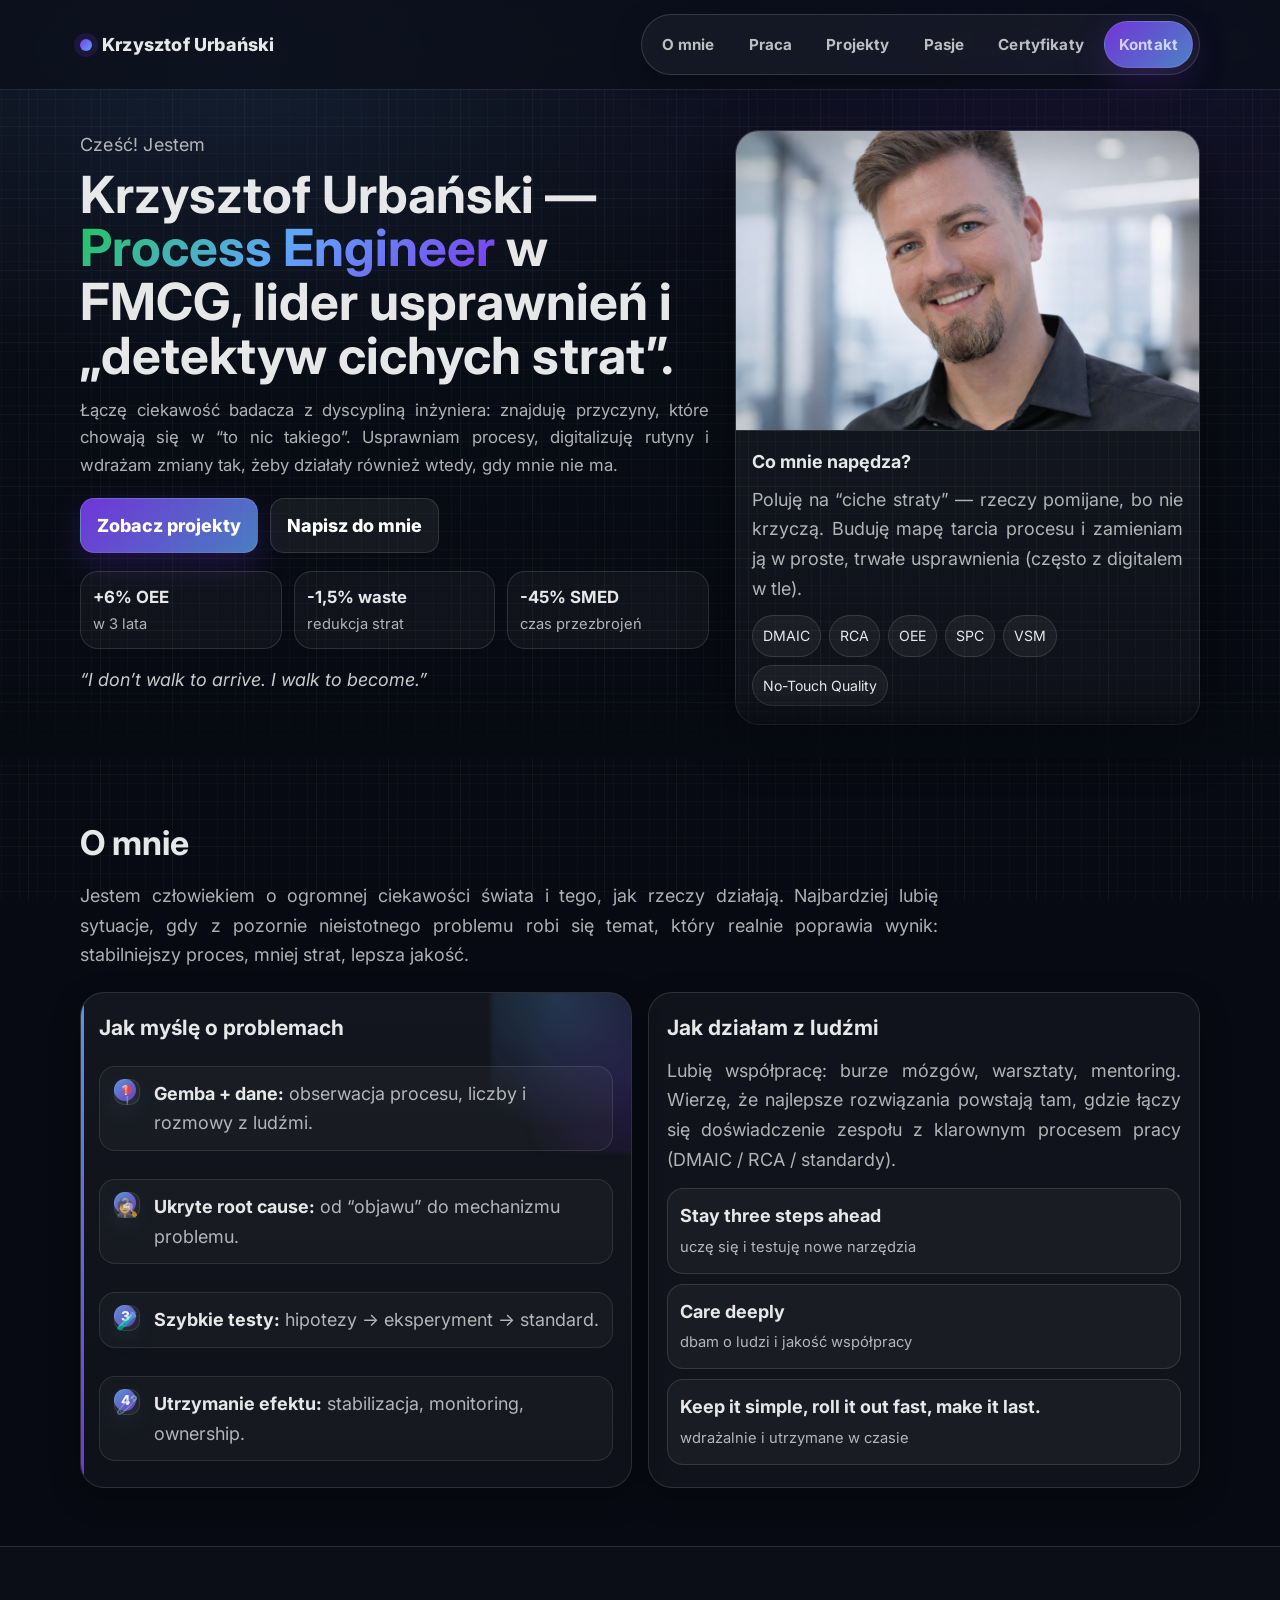
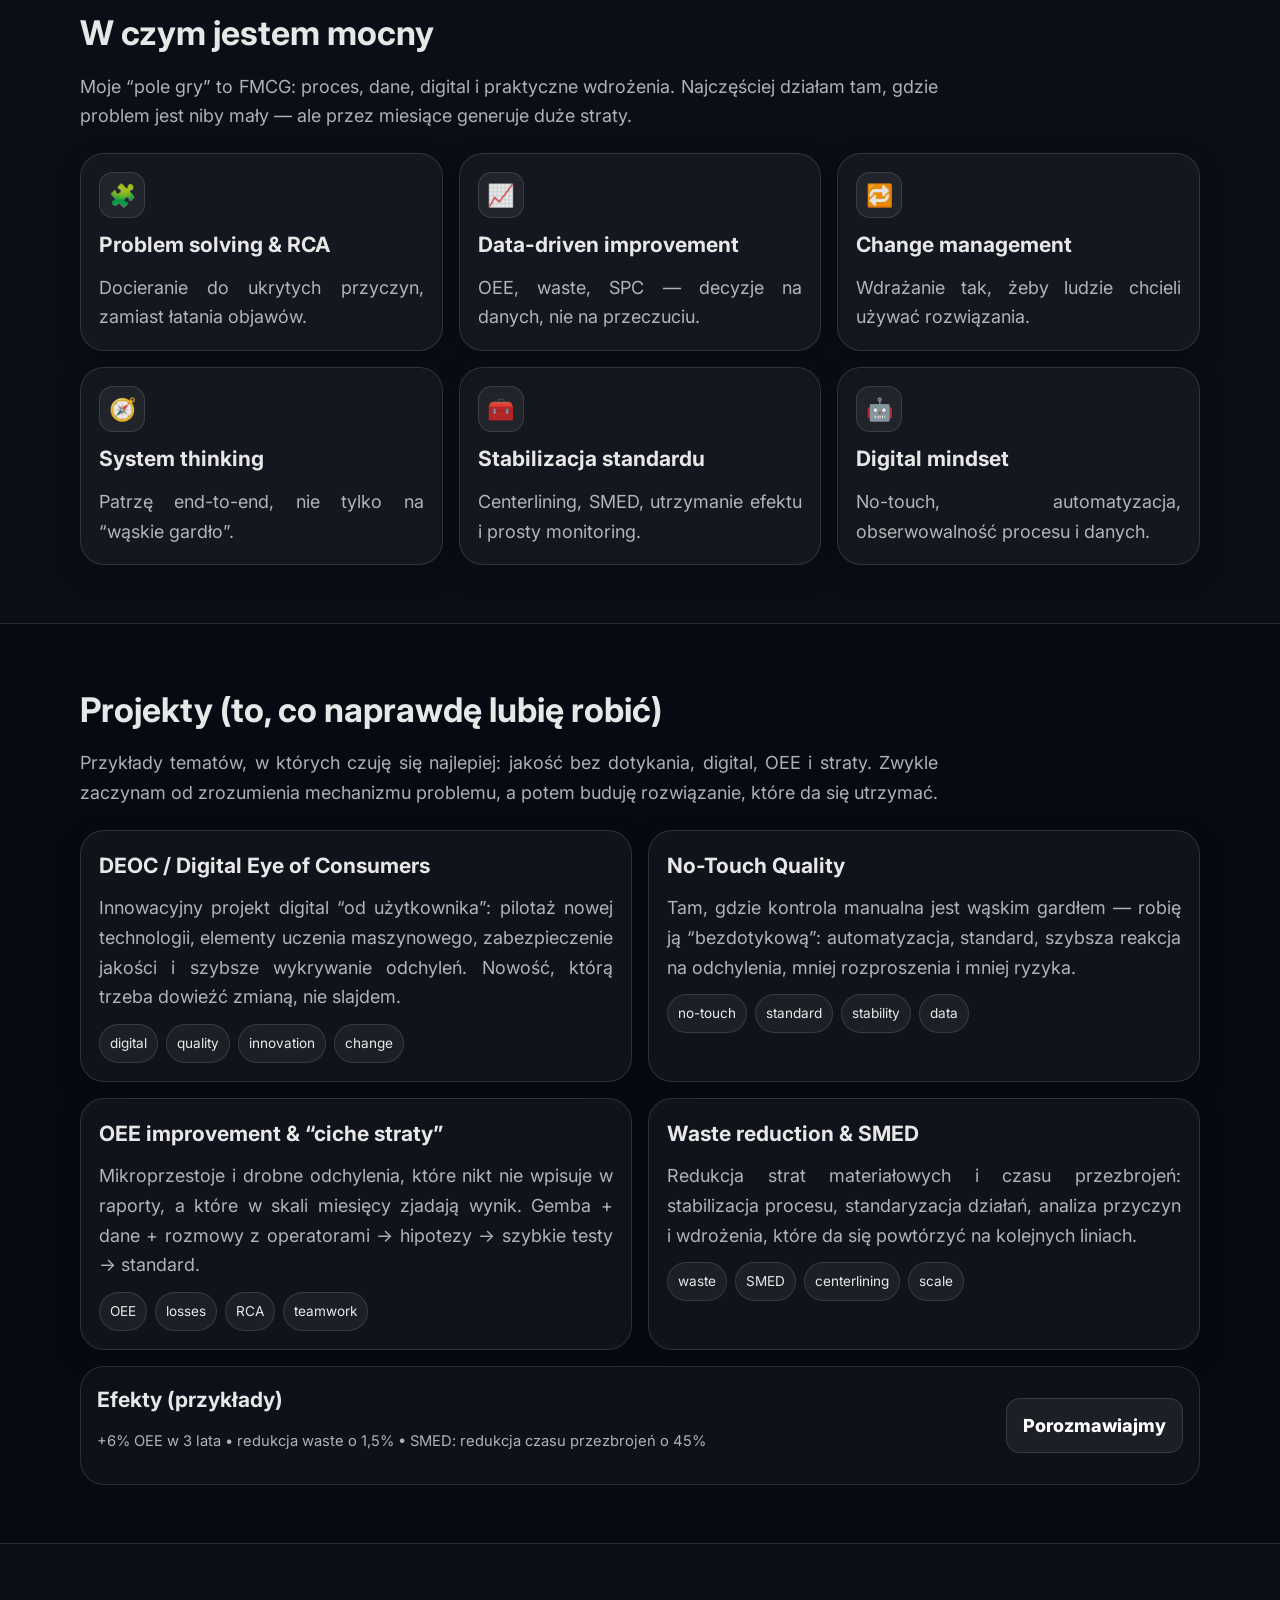
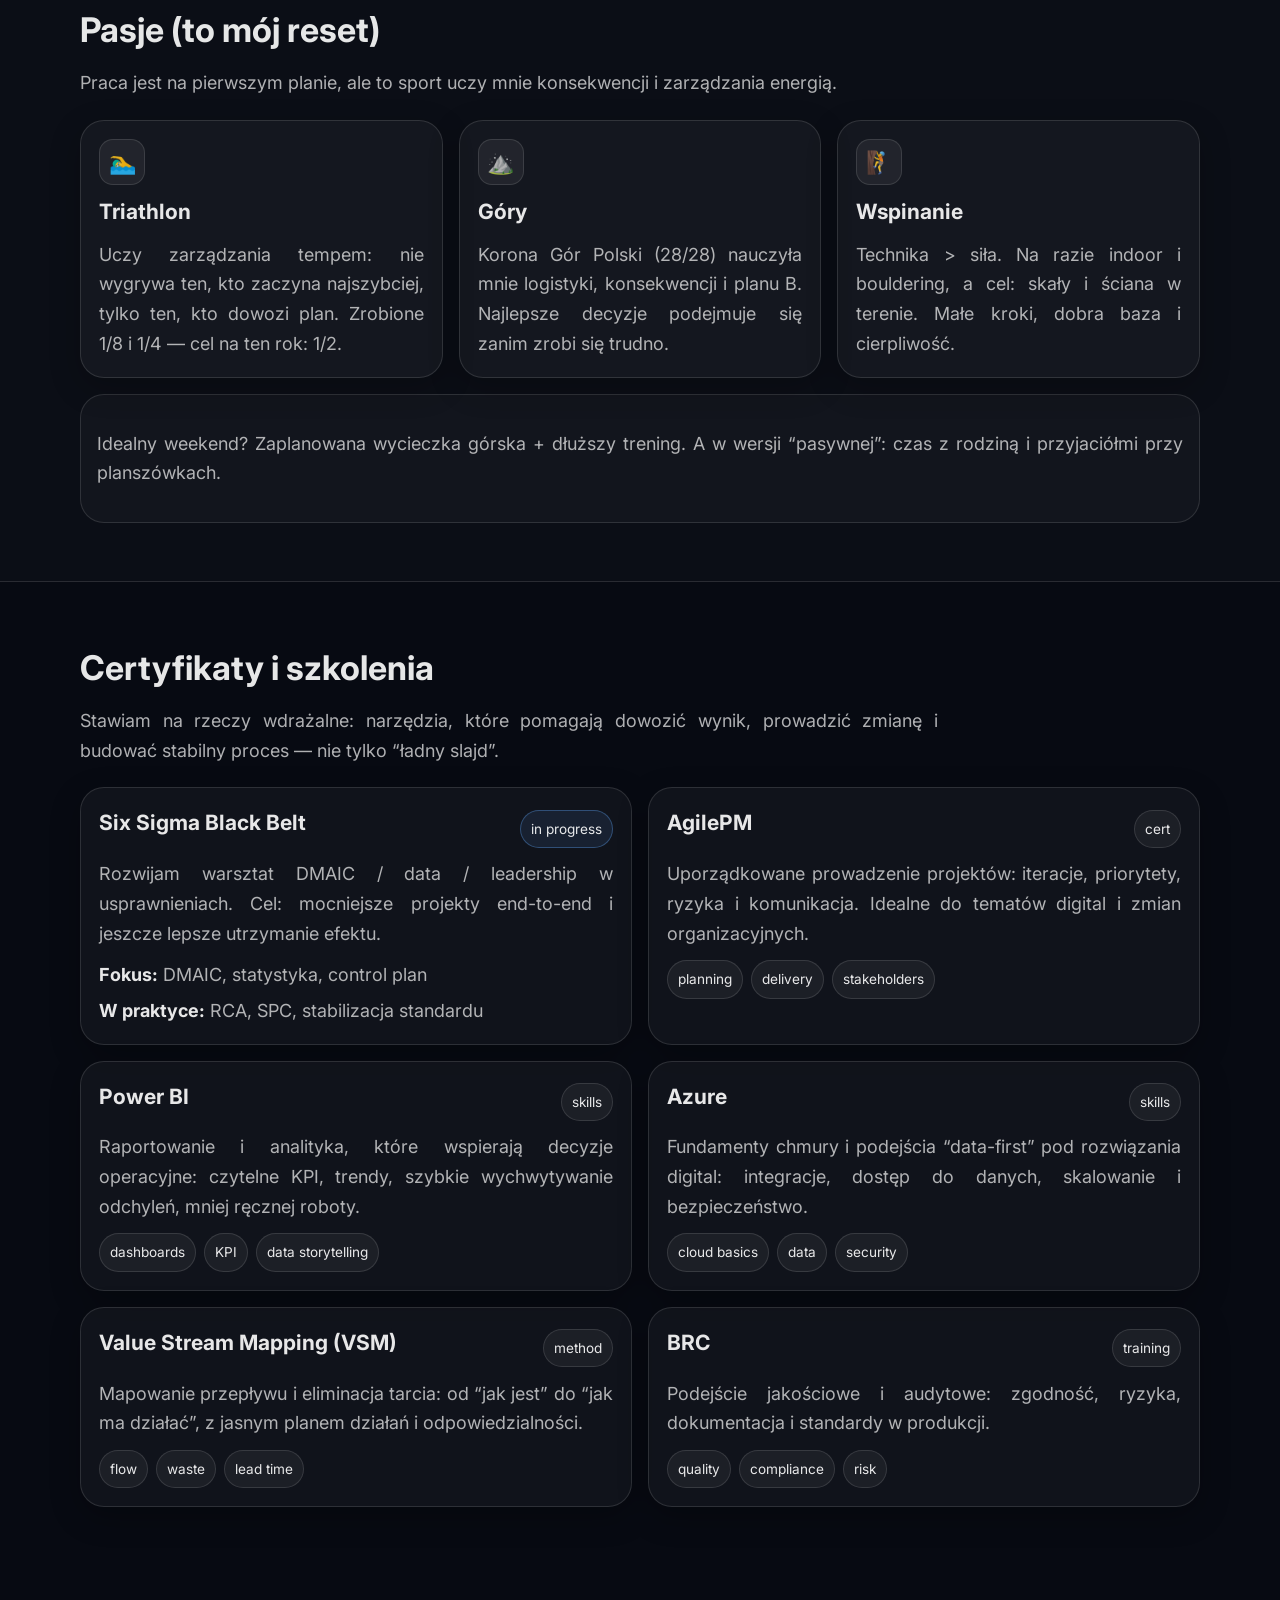
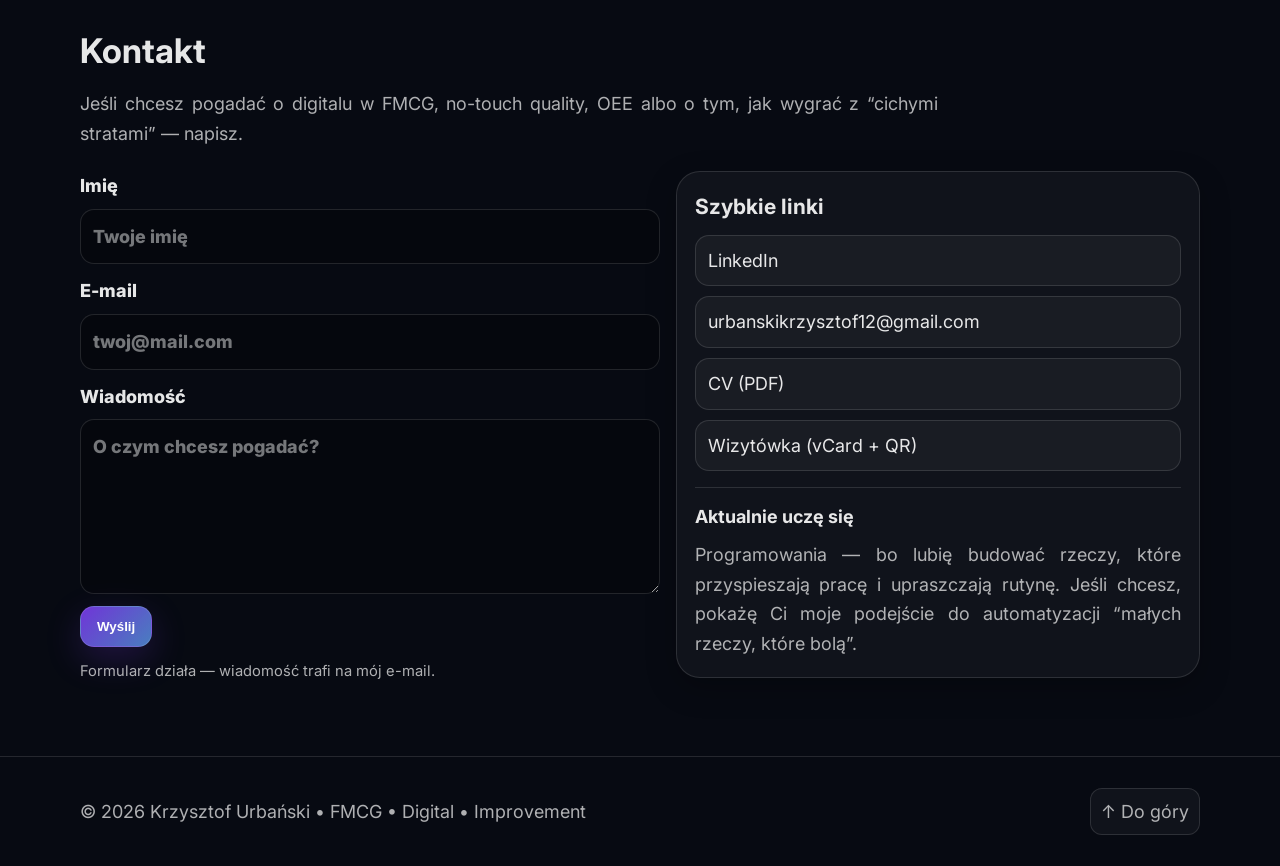
<file: index.html>
<!doctype html>
<html lang="pl">
<head>
  <meta charset="utf-8" />
  <meta name="viewport" content="width=device-width, initial-scale=1" />
  <title>Krzysztof Urbański — Process Engineer (FMCG)</title>
  <meta name="description" content="Krzysztof Urbański — inżynier procesu w FMCG. Digital, OEE, waste reduction, no-touch quality. Pasje: triathlon, góry, wspinanie." />

  <link rel="preconnect" href="https://fonts.googleapis.com">
  <link rel="preconnect" href="https://fonts.gstatic.com" crossorigin>
  <link href="https://fonts.googleapis.com/css2?family=Inter:wght@400;500;600;700&display=swap" rel="stylesheet">

  <link rel="stylesheet" href="style.css" />
</head>

<body>
  <a class="skip" href="#main">Przejdź do treści</a>

  <header class="topbar">
    <div class="container topbar__inner">
      <a class="brand" href="#home" aria-label="Przejdź do góry strony">
        <span class="brand__dot"></span>
        <span class="brand__text">Krzysztof Urbański</span>
      </a>

      <button class="navToggle" aria-label="Otwórz menu" aria-expanded="false" aria-controls="topnav">
        <span></span><span></span><span></span>
      </button>
      <nav id="topnav" class="nav" aria-label="Nawigacja">
        <a href="#about">O mnie</a>
        <a href="#work">Praca</a>
        <a href="#projects">Projekty</a>
        <a href="#passions">Pasje</a>
        <a href="#certs">Certyfikaty</a>
        <a class="btn btn--small" href="#contact">Kontakt</a>
      </nav>
    </div>
  </header>

  <main id="main">
    <!-- HERO -->
    <section id="home" class="hero">
      <div class="container hero__grid">
        <div class="hero__content">
          <p class="kicker">Cześć! Jestem</p>
          <h1 class="title">
            Krzysztof Urbański —
            <span class="grad">Process Engineer</span> w FMCG,
            lider usprawnień i „detektyw cichych strat”.
          </h1>

          <p class="lead">
            Łączę ciekawość badacza z dyscypliną inżyniera: znajduję przyczyny, które chowają się w
            “to nic takiego”. Usprawniam procesy, digitalizuję rutyny i wdrażam zmiany tak,
            żeby działały również wtedy, gdy mnie nie ma.
          </p>

          <div class="hero__cta">
            <a class="btn" href="#projects">Zobacz projekty</a>
            <a class="btn btn--ghost" href="#contact">Napisz do mnie</a>
          </div>

          <ul class="stats" aria-label="Szybkie fakty">
            <li><strong>+6% OEE</strong><span>w 3 lata</span></li>
            <li><strong>-1,5% waste</strong><span>redukcja strat</span></li>
            <li><strong>-45% SMED</strong><span>czas przezbrojeń</span></li>
          </ul>

          <p class="motto">
            <span>“I don’t walk to arrive. I walk to become.”</span>
          </p>
        </div>

        <div class="hero__card" aria-label="Karta ze zdjęciem i skrótem">
          <!-- Zdjęcie: wrzuć do repo np. images/me.jpg i podmień src -->
          <img class="avatar" src="photo/me.jpg" alt="Krzysztof Urbański (podmień na swoje zdjęcie)" onerror="this.src='https://images.unsplash.com/photo-1520975958225-723b7b7d37c0?auto=format&fit=crop&w=1200&q=80';" />

          <div class="hero__cardText">
            <h2>Co mnie napędza?</h2>
            <p>
              Poluję na “ciche straty” — rzeczy pomijane, bo nie krzyczą. Buduję mapę tarcia procesu
              i zamieniam ją w proste, trwałe usprawnienia (często z digitalem w tle).
            </p>

            <div class="chips" aria-label="Zainteresowania">
              <span class="chip">DMAIC</span>
              <span class="chip">RCA</span>
              <span class="chip">OEE</span>
              <span class="chip">SPC</span>
              <span class="chip">VSM</span>
              <span class="chip">No-Touch Quality</span>
            </div>
          </div>
        </div>
      </div>

      <div class="hero__fade" aria-hidden="true"></div>
    </section>

    <!-- ABOUT -->
    <section id="about" class="section">
      <div class="container">
        <div class="section__head">
          <h2>O mnie</h2>
          <p>
            Jestem człowiekiem o ogromnej ciekawości świata i tego, jak rzeczy działają.
            Najbardziej lubię sytuacje, gdy z pozornie nieistotnego problemu robi się temat,
            który realnie poprawia wynik: stabilniejszy proces, mniej strat, lepsza jakość.
          </p>
        </div>

        <div class="grid2">
          <article class="card">
            <h3>Jak myślę o problemach</h3>
            <ul class="list steps">
              <li><span class="sicon">📍</span><strong>Gemba + dane:</strong> obserwacja procesu, liczby i rozmowy z ludźmi.</li>
              <li><span class="sicon">🕵️</span><strong>Ukryte root cause:</strong> od “objawu” do mechanizmu problemu.</li>
              <li><span class="sicon">🧪</span><strong>Szybkie testy:</strong> hipotezy → eksperyment → standard.</li>
              <li><span class="sicon">🧷</span><strong>Utrzymanie efektu:</strong> stabilizacja, monitoring, ownership.</li>
            </ul>
          </article>

          <article class="card">
            <h3>Jak działam z ludźmi</h3>
            <p>
              Lubię współpracę: burze mózgów, warsztaty, mentoring. Wierzę, że najlepsze rozwiązania
              powstają tam, gdzie łączy się doświadczenie zespołu z klarownym procesem pracy
              (DMAIC / RCA / standardy).
            </p>

            <div class="values">
              <div class="value">
                <strong>Stay three steps ahead</strong>
                <span>uczę się i testuję nowe narzędzia</span>
              </div>
              <div class="value">
                <strong>Care deeply</strong>
                <span>dbam o ludzi i jakość współpracy</span>
              </div>
              <div class="value">
                <strong>Keep it simple, roll it out fast, make it last.</strong>
                <span>wdrażalnie i utrzymane w czasie</span>
              </div>
            </div>
          </article>
        </div>
      </div>
    </section>

    <!-- WORK -->
    <section id="work" class="section section--alt">
      <div class="container">
        <div class="section__head">
          <h2>W czym jestem mocny</h2>
          <p>
            Moje “pole gry” to FMCG: proces, dane, digital i praktyczne wdrożenia. Najczęściej działam tam,
            gdzie problem jest niby mały — ale przez miesiące generuje duże straty.
          </p>
        </div>

        <div class="grid3">
          <article class="card card--icon">
            <div class="icon" aria-hidden="true">🧩</div>
            <h3>Problem solving & RCA</h3>
            <p>Docieranie do ukrytych przyczyn, zamiast łatania objawów.</p>
          </article>

          <article class="card card--icon">
            <div class="icon" aria-hidden="true">📈</div>
            <h3>Data-driven improvement</h3>
            <p>OEE, waste, SPC — decyzje na danych, nie na przeczuciu.</p>
          </article>

          <article class="card card--icon">
            <div class="icon" aria-hidden="true">🔁</div>
            <h3>Change management</h3>
            <p>Wdrażanie tak, żeby ludzie chcieli używać rozwiązania.</p>
          </article>

          <article class="card card--icon">
            <div class="icon" aria-hidden="true">🧭</div>
            <h3>System thinking</h3>
            <p>Patrzę end-to-end, nie tylko na “wąskie gardło”.</p>
          </article>

          <article class="card card--icon">
            <div class="icon" aria-hidden="true">🧰</div>
            <h3>Stabilizacja standardu</h3>
            <p>Centerlining, SMED, utrzymanie efektu i prosty monitoring.</p>
          </article>

          <article class="card card--icon">
            <div class="icon" aria-hidden="true">🤖</div>
            <h3>Digital mindset</h3>
            <p>No-touch, automatyzacja, obserwowalność procesu i danych.</p>
          </article>
        </div>
      </div>
    </section>

    <!-- PROJECTS -->
    <section id="projects" class="section">
      <div class="container">
        <div class="section__head">
          <h2>Projekty (to, co naprawdę lubię robić)</h2>
          <p>
            Przykłady tematów, w których czuję się najlepiej: jakość bez dotykania, digital, OEE i straty.
            Zwykle zaczynam od zrozumienia mechanizmu problemu, a potem buduję rozwiązanie, które da się utrzymać.
          </p>
        </div>

        <div class="grid2">
          <article class="card">
            <h3>DEOC / Digital Eye of Consumers</h3>
            <p>
              Innowacyjny projekt digital “od użytkownika”: pilotaż nowej technologii, elementy uczenia maszynowego,
              zabezpieczenie jakości i szybsze wykrywanie odchyleń. Nowość, którą trzeba dowieźć zmianą, nie slajdem.
            </p>
            <ul class="tags" aria-label="Tagi">
              <li>digital</li><li>quality</li><li>innovation</li><li>change</li>
            </ul>
          </article>

          <article class="card">
            <h3>No-Touch Quality</h3>
            <p>
              Tam, gdzie kontrola manualna jest wąskim gardłem — robię ją “bezdotykową”: automatyzacja, standard,
              szybsza reakcja na odchylenia, mniej rozproszenia i mniej ryzyka.
            </p>
            <ul class="tags" aria-label="Tagi">
              <li>no-touch</li><li>standard</li><li>stability</li><li>data</li>
            </ul>
          </article>

          <article class="card">
            <h3>OEE improvement & “ciche straty”</h3>
            <p>
              Mikroprzestoje i drobne odchylenia, które nikt nie wpisuje w raporty, a które w skali miesięcy zjadają wynik.
              Gemba + dane + rozmowy z operatorami → hipotezy → szybkie testy → standard.
            </p>
            <ul class="tags" aria-label="Tagi">
              <li>OEE</li><li>losses</li><li>RCA</li><li>teamwork</li>
            </ul>
          </article>

          <article class="card">
            <h3>Waste reduction & SMED</h3>
            <p>
              Redukcja strat materiałowych i czasu przezbrojeń: stabilizacja procesu, standaryzacja działań, analiza przyczyn
              i wdrożenia, które da się powtórzyć na kolejnych liniach.
            </p>
            <ul class="tags" aria-label="Tagi">
              <li>waste</li><li>SMED</li><li>centerlining</li><li>scale</li>
            </ul>
          </article>
        </div>

        <div class="banner">
          <div>
            <h3>Efekty (przykłady)</h3>
            <p class="muted">
              +6% OEE w 3 lata • redukcja waste o 1,5% • SMED: redukcja czasu przezbrojeń o 45%
            </p>
          </div>
          <a class="btn btn--ghost" href="#contact">Porozmawiajmy</a>
        </div>
      </div>
    </section>

    <!-- PASSIONS -->
    <section id="passions" class="section section--alt">
      <div class="container">
        <div class="section__head">
          <h2>Pasje (to mój reset)</h2>
          <p>
            Praca jest na pierwszym planie, ale to sport uczy mnie konsekwencji i zarządzania energią.
          </p>
        </div>

        <div class="grid3">
          <article class="card card--icon">
            <div class="icon" aria-hidden="true">🏊‍♂️</div>
            <h3>Triathlon</h3>
            <p>
              Uczy zarządzania tempem: nie wygrywa ten, kto zaczyna najszybciej, tylko ten, kto dowozi plan.
              Zrobione 1/8 i 1/4 — cel na ten rok: 1/2.
            </p>
          </article>

          <article class="card card--icon">
            <div class="icon" aria-hidden="true">⛰️</div>
            <h3>Góry</h3>
            <p>
              Korona Gór Polski (28/28) nauczyła mnie logistyki, konsekwencji i planu B.
              Najlepsze decyzje podejmuje się zanim zrobi się trudno.
            </p>
          </article>

          <article class="card card--icon">
            <div class="icon" aria-hidden="true">🧗</div>
            <h3>Wspinanie</h3>
            <p>
              Technika > siła. Na razie indoor i bouldering, a cel: skały i ściana w terenie.
              Małe kroki, dobra baza i cierpliwość.
            </p>
          </article>
        </div>

        <div class="miniQuote">
          <p>
            Idealny weekend? Zaplanowana wycieczka górska + dłuższy trening.
            A w wersji “pasywnej”: czas z rodziną i przyjaciółmi przy planszówkach.
          </p>
        </div>
      </div>
    </section>

    <!-- CERTIFICATES -->
    <section id="certs" class="section">
      <div class="container">
        <div class="section__head">
          <h2>Certyfikaty i szkolenia</h2>
          <p>
            Stawiam na rzeczy wdrażalne: narzędzia, które pomagają dowozić wynik, prowadzić zmianę
            i budować stabilny proces — nie tylko “ładny slajd”.
          </p>
        </div>

        <div class="grid2">
          <article class="card cert">
            <div class="cert__top">
              <h3>Six Sigma Black Belt</h3>
              <span class="badge badge--progress">in progress</span>
            </div>
            <p>
              Rozwijam warsztat DMAIC / data / leadership w usprawnieniach. Cel: mocniejsze projekty end-to-end
              i jeszcze lepsze utrzymanie efektu.
            </p>
            <ul class="cert__meta">
              <li><strong>Fokus:</strong> DMAIC, statystyka, control plan</li>
              <li><strong>W praktyce:</strong> RCA, SPC, stabilizacja standardu</li>
            </ul>
          </article>

          <article class="card cert">
            <div class="cert__top">
              <h3>AgilePM</h3>
              <span class="badge">cert</span>
            </div>
            <p>
              Uporządkowane prowadzenie projektów: iteracje, priorytety, ryzyka i komunikacja.
              Idealne do tematów digital i zmian organizacyjnych.
            </p>
            <div class="badges">
              <span class="badge">planning</span>
              <span class="badge">delivery</span>
              <span class="badge">stakeholders</span>
            </div>
          </article>

          <article class="card cert">
            <div class="cert__top">
              <h3>Power BI</h3>
              <span class="badge">skills</span>
            </div>
            <p>
              Raportowanie i analityka, które wspierają decyzje operacyjne: czytelne KPI, trendy,
              szybkie wychwytywanie odchyleń, mniej ręcznej roboty.
            </p>
            <div class="badges">
              <span class="badge">dashboards</span>
              <span class="badge">KPI</span>
              <span class="badge">data storytelling</span>
            </div>
          </article>

          <article class="card cert">
            <div class="cert__top">
              <h3>Azure</h3>
              <span class="badge">skills</span>
            </div>
            <p>
              Fundamenty chmury i podejścia “data-first” pod rozwiązania digital: integracje, dostęp do danych,
              skalowanie i bezpieczeństwo.
            </p>
            <div class="badges">
              <span class="badge">cloud basics</span>
              <span class="badge">data</span>
              <span class="badge">security</span>
            </div>
          </article>

          <article class="card cert">
            <div class="cert__top">
              <h3>Value Stream Mapping (VSM)</h3>
              <span class="badge">method</span>
            </div>
            <p>
              Mapowanie przepływu i eliminacja tarcia: od “jak jest” do “jak ma działać”,
              z jasnym planem działań i odpowiedzialności.
            </p>
            <div class="badges">
              <span class="badge">flow</span>
              <span class="badge">waste</span>
              <span class="badge">lead time</span>
            </div>
          </article>

          <article class="card cert">
            <div class="cert__top">
              <h3>BRC</h3>
              <span class="badge">training</span>
            </div>
            <p>
              Podejście jakościowe i audytowe: zgodność, ryzyka, dokumentacja i standardy w produkcji.
            </p>
            <div class="badges">
              <span class="badge">quality</span>
              <span class="badge">compliance</span>
              <span class="badge">risk</span>
            </div>
          </article>
        </div>

        
      </div>
    </section>

    <!-- CONTACT -->
    <section id="contact" class="section">
      <div class="container">
        <div class="section__head">
          <h2>Kontakt</h2>
          <p>
            Jeśli chcesz pogadać o digitalu w FMCG, no-touch quality, OEE albo o tym, jak wygrać z “cichymi stratami” —
            napisz.
          </p>
        </div>

        <div class="contact">
          <form class="form" action="https://formspree.io/f/mykzaowv" method="POST">
            <label>Imię
              <input name="name" placeholder="Twoje imię" required>
            </label>

            <label>E-mail
              <input type="email" name="email" placeholder="twoj@mail.com" required>
            </label>

            <label>Wiadomość
              <textarea name="message" rows="5" placeholder="O czym chcesz pogadać?" required></textarea>
            </label>

            <input type="hidden" name="_subject" value="Wiadomość ze strony (Krzysztof Urbański)" />
            <input type="text" name="_gotcha" style="display:none">

            <button class="btn" type="submit">Wyślij</button>

            <p class="muted" id="formNote">Formularz działa — wiadomość trafi na mój e-mail.</p>
          </form>

          <aside class="card contact__aside">
            <h3>Szybkie linki</h3>
            <ul class="links">
              <li>
                <a href="https://www.linkedin.com/in/krzysztof-urba%C5%84ski/?utm_source=share&utm_campaign=share_via&utm_content=profile&utm_medium=ios_app"
                   target="_blank" rel="noopener">LinkedIn</a>
              </li>
              <li><a href="mailto:urbanskikrzysztof12@gmail.com">urbanskikrzysztof12@gmail.com</a></li>
              <li><a href="cv.pdf" target="_blank" rel="noopener">CV (PDF)</a></li>
              <li><a href="wizytowka.html">Wizytówka (vCard + QR)</a></li>
            </ul>

            <div class="mini">
              <h4>Aktualnie uczę się</h4>
              <p>
                Programowania — bo lubię budować rzeczy, które przyspieszają pracę i upraszczają rutynę.
                Jeśli chcesz, pokażę Ci moje podejście do automatyzacji “małych rzeczy, które bolą”.
              </p>
            </div>
          </aside>
        </div>
      </div>
    </section>
  </main>

  <footer class="footer">
    <div class="container footer__inner">
      <p>© <span id="year"></span> Krzysztof Urbański • FMCG • Digital • Improvement</p>
      <a class="backtop" href="#home">↑ Do góry</a>
    </div>
  </footer>

  <script>
      // Wymuś start od góry na mobile, jeśli nie ma hash w adresie
      if (window.innerWidth < 900 && !window.location.hash) {
        window.scrollTo(0, 0);
      }
    // footer year
    document.getElementById("year").textContent = new Date().getFullYear();

    // mobile menu toggle
    const btn = document.querySelector(".navToggle");
    const nav = document.getElementById("topnav");

    if (btn && nav) {
      btn.addEventListener("click", () => {
        const isOpen = nav.classList.toggle("is-open");
        btn.setAttribute("aria-expanded", String(isOpen));
        btn.setAttribute("aria-label", isOpen ? "Zamknij menu" : "Otwórz menu");
      });

      // close menu after clicking a link
      nav.querySelectorAll("a").forEach(a => {
        a.addEventListener("click", () => {
          nav.classList.remove("is-open");
          btn.setAttribute("aria-expanded", "false");
          btn.setAttribute("aria-label", "Otwórz menu");
        });
      });
    }

    // AJAX submit for Formspree
    const form = document.querySelector(".form");
    const note = document.getElementById("formNote");

    if (form) {
      form.addEventListener("submit", async (e) => {
        e.preventDefault();

        if (note) note.textContent = "Wysyłam…";

        const data = new FormData(form);

        try {
          const res = await fetch(form.action, {
            method: "POST",
            body: data,
            headers: { "Accept": "application/json" }
          });

          if (res.ok) {
            form.reset();
            if (note) note.textContent = "Wysłane ✅ Dzięki! Odpowiem na e-mail.";
          } else {
            if (note) note.textContent = "Ups — nie wyszło. Spróbuj ponownie albo napisz bezpośrednio na e-mail.";
          }
        } catch (err) {
          if (note) note.textContent = "Brak połączenia. Spróbuj ponownie albo napisz bezpośrednio na e-mail.";
        }
      });
    }
  </script>
</body>
</html>
</file>
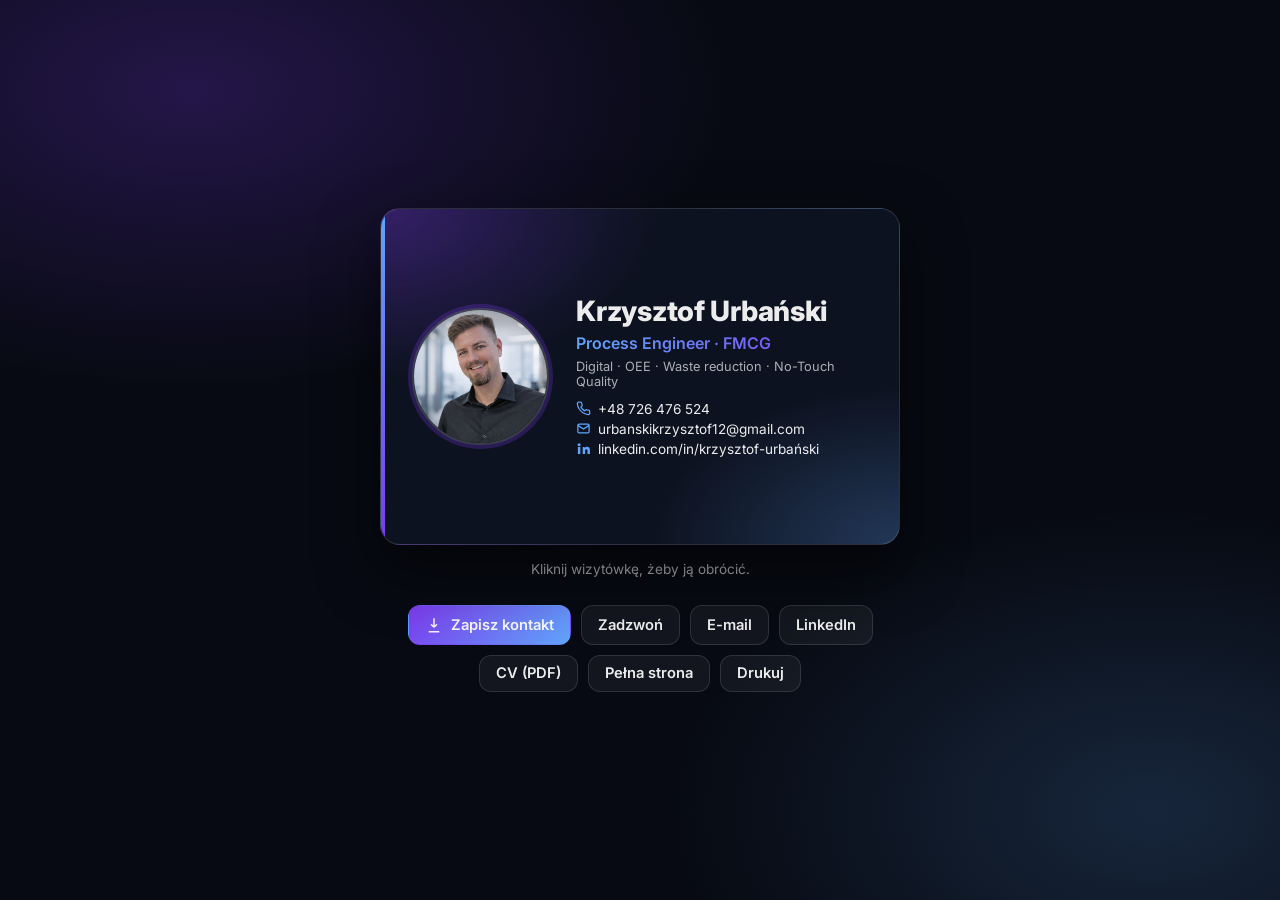
<file: wizytowka.html>
<!doctype html>
<html lang="pl">
<head>
  <meta charset="utf-8" />
  <meta name="viewport" content="width=device-width, initial-scale=1" />
  <title>Wizytówka — Krzysztof Urbański</title>
  <meta name="description" content="Wizytówka Krzysztofa Urbańskiego — Process Engineer w FMCG. Telefon, e-mail, LinkedIn, CV i kod QR." />

  <link rel="preconnect" href="https://fonts.googleapis.com">
  <link rel="preconnect" href="https://fonts.gstatic.com" crossorigin>
  <link href="https://fonts.googleapis.com/css2?family=Inter:wght@400;500;600;700;800&display=swap" rel="stylesheet">

  <style>
    :root{
      --bg: #070a12;
      --text: rgba(255,255,255,.92);
      --muted: rgba(255,255,255,.66);
      --line: rgba(255,255,255,.12);
      --accent1: #7c3aed;
      --accent2: #22c55e;
      --accent3: #60a5fa;
    }
    *{ box-sizing:border-box; }
    body{
      margin:0;
      min-height:100vh;
      display:flex;
      flex-direction:column;
      align-items:center;
      justify-content:center;
      gap:28px;
      padding:32px 16px;
      font-family:"Inter",system-ui,-apple-system,"Segoe UI",Roboto,Arial,sans-serif;
      color:var(--text);
      background-color:var(--bg);
      background-image:
        radial-gradient(900px 500px at 15% 10%, rgba(124,58,237,.25), transparent 60%),
        radial-gradient(800px 500px at 90% 90%, rgba(96,165,250,.18), transparent 60%);
    }
    a{ color:inherit; }
    main{ width:100%; display:flex; justify-content:center; }

    /* ---------- karta (proporcje 85 × 55 mm) ---------- */
    .scene{
      width:min(520px, 100%);
      aspect-ratio: 85 / 55;
      perspective: 1400px;
      cursor:pointer;
    }
    .card{
      position:relative;
      width:100%;
      height:100%;
      transform-style:preserve-3d;
      transition: transform .7s cubic-bezier(.2,.8,.2,1);
    }
    .scene.is-flipped .card{ transform: rotateY(180deg); }

    .face{
      position:absolute;
      inset:0;
      border-radius:20px;
      overflow:hidden;
      backface-visibility:hidden;
      -webkit-backface-visibility:hidden;
      border:1px solid var(--line);
      background:
        radial-gradient(420px 260px at 0% 0%, rgba(124,58,237,.35), transparent 65%),
        radial-gradient(380px 240px at 100% 100%, rgba(96,165,250,.25), transparent 65%),
        #0d1220;
      box-shadow: 0 24px 60px rgba(0,0,0,.55);
      padding: 6%;
    }
    .face::after{
      content:"";
      position:absolute;
      left:0; top:0; bottom:0;
      width:4px;
      background: linear-gradient(180deg, var(--accent3), var(--accent1));
    }

    /* przód */
    .front{
      display:grid;
      grid-template-columns: 30% 1fr;
      gap: 6%;
      align-items:center;
    }
    .avatar{
      width:100%;
      aspect-ratio:1;
      object-fit:cover;
      border-radius:50%;
      border:2px solid rgba(255,255,255,.18);
      box-shadow: 0 0 0 4px rgba(124,58,237,.25);
    }
    .name{
      margin:0;
      font-size: clamp(1.15rem, 4.6vw, 1.75rem);
      font-weight:800;
      line-height:1.1;
      letter-spacing:-.01em;
    }
    .role{
      margin:.35em 0 0;
      font-size: clamp(.8rem, 2.8vw, 1rem);
      font-weight:600;
      background: linear-gradient(90deg, var(--accent3), var(--accent1));
      -webkit-background-clip:text;
      background-clip:text;
      color:transparent;
    }
    .tagline{
      margin:.45em 0 0;
      font-size: clamp(.66rem, 2.2vw, .8rem);
      color:var(--muted);
    }
    .contacts{
      list-style:none;
      margin: .9em 0 0;
      padding:0;
      display:grid;
      gap:.3em;
      font-size: clamp(.66rem, 2.3vw, .85rem);
    }
    .contacts li{ display:flex; align-items:center; gap:.5em; min-width:0; }
    .contacts span{ overflow:hidden; text-overflow:ellipsis; white-space:nowrap; }
    .contacts svg{ flex:none; width:1.1em; height:1.1em; color:var(--accent3); }

    /* tył */
    .back{
      transform: rotateY(180deg);
      display:grid;
      grid-template-columns: 1fr auto;
      gap:6%;
      align-items:center;
    }
    .motto{
      margin:0;
      font-size: clamp(.9rem, 3.4vw, 1.25rem);
      font-weight:700;
      line-height:1.3;
    }
    .chips{ display:flex; flex-wrap:wrap; gap:.35em; margin-top:.9em; }
    .chip{
      font-size: clamp(.58rem, 2vw, .72rem);
      padding:.2em .6em;
      border-radius:999px;
      border:1px solid var(--line);
      background: rgba(255,255,255,.05);
      color:var(--muted);
    }
    .qr{
      background:#fff;
      padding:8px;
      border-radius:12px;
      line-height:0;
      width: clamp(96px, 30vw, 150px);
    }
    .qr img, .qr canvas{ width:100% !important; height:auto !important; }
    .qr__label{
      margin:.5em 0 0;
      text-align:center;
      font-size: clamp(.58rem, 2vw, .7rem);
      color:var(--muted);
    }

    .hint{
      margin:-12px 0 0;
      font-size:.85rem;
      color:var(--muted);
    }

    /* ---------- akcje ---------- */
    .actions{
      display:flex;
      flex-wrap:wrap;
      justify-content:center;
      gap:10px;
      width:min(520px, 100%);
    }
    .btn{
      display:inline-flex;
      align-items:center;
      gap:8px;
      padding:10px 16px;
      border-radius:12px;
      border:1px solid var(--line);
      background: rgba(255,255,255,.05);
      color:var(--text);
      font-family:inherit;
      font-size:.92rem;
      font-weight:600;
      line-height:1;
      text-decoration:none;
      cursor:pointer;
      transition: transform .15s ease, background .15s ease, border-color .15s ease;
    }
    .btn:hover{ transform: translateY(-1px); background: rgba(255,255,255,.09); border-color: rgba(255,255,255,.22); }
    .btn--primary{
      border-color: transparent;
      background: linear-gradient(135deg, var(--accent1), var(--accent3));
    }
    .btn--primary:hover{ background: linear-gradient(135deg, #8b5cf6, #7db7fb); }
    .btn svg{ width:18px; height:18px; }

    @media (prefers-reduced-motion: reduce){
      .card, .btn{ transition:none; }
    }

    /* ---------- druk: przód i tył w wymiarze 85 × 55 mm ---------- */
    @media print{
      @page{ size: A4; margin: 15mm; }
      body{
        display:block;
        min-height:0;
        padding:0;
        background:#fff;
        -webkit-print-color-adjust: exact;
        print-color-adjust: exact;
      }
      .hint, .actions{ display:none; }
      main{ display:block; }
      .scene{ width:85mm; height:55mm; aspect-ratio:auto; perspective:none; }
      .scene .card{ transform:none !important; display:grid; gap:8mm; height:auto; }
      .face{
        position:relative;
        width:85mm;
        height:55mm;
        border-radius:3mm;
        box-shadow:none;
        transform:none;
        backface-visibility:visible;
        padding:5mm;
        break-inside:avoid;
      }
      .name{ font-size:14pt; }
      .role{ font-size:9pt; }
      .tagline, .contacts{ font-size:7pt; }
      .motto{ font-size:10pt; }
      .chip, .qr__label{ font-size:6pt; }
      .qr{ width:26mm; padding:1.5mm; border-radius:2mm; }
    }
  </style>
</head>

<body>
  <main>
    <div class="scene" id="scene" role="button" tabindex="0" aria-label="Obróć wizytówkę" aria-pressed="false">
      <div class="card">
        <!-- PRZÓD -->
        <section class="face front" aria-label="Przód wizytówki">
          <img class="avatar" src="photo/me.jpg" alt="Krzysztof Urbański" />
          <div>
            <h1 class="name">Krzysztof Urbański</h1>
            <p class="role">Process Engineer · FMCG</p>
            <p class="tagline">Digital · OEE · Waste reduction · No-Touch Quality</p>

            <ul class="contacts">
              <li>
                <svg viewBox="0 0 24 24" fill="none" stroke="currentColor" stroke-width="2" aria-hidden="true"><path d="M22 16.9v3a2 2 0 0 1-2.2 2 19.8 19.8 0 0 1-8.6-3.1 19.5 19.5 0 0 1-6-6A19.8 19.8 0 0 1 2.1 4.2 2 2 0 0 1 4.1 2h3a2 2 0 0 1 2 1.7c.1.9.4 1.8.7 2.7a2 2 0 0 1-.5 2.1L8 9.8a16 16 0 0 0 6 6l1.3-1.3a2 2 0 0 1 2.1-.4c.9.3 1.8.6 2.7.7a2 2 0 0 1 1.7 2Z"/></svg>
                <span>+48 726 476 524</span>
              </li>
              <li>
                <svg viewBox="0 0 24 24" fill="none" stroke="currentColor" stroke-width="2" aria-hidden="true"><rect x="3" y="5" width="18" height="14" rx="2"/><path d="m3 7 9 6 9-6"/></svg>
                <span>urbanskikrzysztof12@gmail.com</span>
              </li>
              <li>
                <svg viewBox="0 0 24 24" fill="currentColor" aria-hidden="true"><path d="M4.98 3.5a2.5 2.5 0 1 1 0 5 2.5 2.5 0 0 1 0-5ZM3 9.5h4V21H3V9.5Zm7 0h3.8v1.6h.06c.53-1 1.83-2.06 3.77-2.06 4.03 0 4.77 2.65 4.77 6.1V21h-4v-5.1c0-1.22-.02-2.78-1.7-2.78-1.7 0-1.96 1.33-1.96 2.7V21h-4V9.5Z"/></svg>
                <span>linkedin.com/in/krzysztof-urbański</span>
              </li>
            </ul>
          </div>
        </section>

        <!-- TYŁ -->
        <section class="face back" aria-label="Tył wizytówki">
          <div>
            <p class="motto">„I don’t walk to arrive.<br>I walk to become.”</p>
            <div class="chips">
              <span class="chip">DMAIC</span>
              <span class="chip">RCA</span>
              <span class="chip">OEE</span>
              <span class="chip">SPC</span>
              <span class="chip">SMED</span>
              <span class="chip">VSM</span>
            </div>
          </div>
          <div>
            <div class="qr" id="qr" aria-label="Kod QR do strony"></div>
            <p class="qr__label">Zeskanuj → moja strona</p>
          </div>
        </section>
      </div>
    </div>
  </main>

  <p class="hint">Kliknij wizytówkę, żeby ją obrócić.</p>

  <nav class="actions" aria-label="Akcje">
    <a class="btn btn--primary" href="krzysztof-urbanski.vcf" download>
      <svg viewBox="0 0 24 24" fill="none" stroke="currentColor" stroke-width="2" aria-hidden="true"><path d="M12 3v12m0 0-4-4m4 4 4-4M5 21h14"/></svg>
      Zapisz kontakt
    </a>
    <a class="btn" href="tel:+48726476524">Zadzwoń</a>
    <a class="btn" href="mailto:urbanskikrzysztof12@gmail.com">E-mail</a>
    <a class="btn" href="https://www.linkedin.com/in/krzysztof-urba%C5%84ski/" target="_blank" rel="noopener">LinkedIn</a>
    <a class="btn" href="cv.pdf" target="_blank" rel="noopener">CV (PDF)</a>
    <a class="btn" href="index.html">Pełna strona</a>
    <button class="btn" type="button" id="printBtn">Drukuj</button>
  </nav>

  <script src="js/qrcode.min.js"></script>
  <script>
    // obracanie karty (klik / Enter / spacja)
    const scene = document.getElementById("scene");
    const flip = () => {
      const flipped = scene.classList.toggle("is-flipped");
      scene.setAttribute("aria-pressed", String(flipped));
    };
    scene.addEventListener("click", flip);
    scene.addEventListener("keydown", (e) => {
      if (e.key === "Enter" || e.key === " ") { e.preventDefault(); flip(); }
    });

    // QR prowadzi do strony głównej (ten sam katalog co wizytówka)
    const siteUrl = new URL("./", window.location.href).href;
    if (window.QRCode) {
      new QRCode(document.getElementById("qr"), {
        text: siteUrl,
        width: 256,
        height: 256,
        colorDark: "#0b0f19",
        colorLight: "#ffffff",
        correctLevel: QRCode.CorrectLevel.M
      });
    }

    document.getElementById("printBtn").addEventListener("click", () => window.print());
  </script>
</body>
</html>
</file>
<file: style.css>
/* O MNIE: ożywienie sekcji "Jak myślę o problemach" */
#about .grid2 .card:first-child{
  position: relative;
  overflow: hidden;
  background: linear-gradient(180deg, rgba(255,255,255,.05), rgba(255,255,255,.03));
}

/* neonowy akcent w rogu */
#about .grid2 .card:first-child::before{
  content:"";
  position:absolute;
  inset:-60px -80px auto auto;
  width:220px;
  height:220px;
  background: radial-gradient(circle at 30% 30%, rgba(96,165,250,.22), transparent 60%),
              radial-gradient(circle at 70% 70%, rgba(124,58,237,.18), transparent 60%);
  filter: blur(2px);
  pointer-events:none;
}

/* pasek akcentu po lewej */
#about .grid2 .card:first-child::after{
  content:"";
  position:absolute;
  left:0; top:0; bottom:0;
  width:3px;
  background: linear-gradient(180deg, var(--accent3), var(--accent1));
  opacity:.9;
  pointer-events:none;
}

/* lista jako "kroki" */
#about .grid2 .card:first-child .list{
  list-style: none;
  padding-left: 0;
  margin-top: 12px;
  display: grid;
  gap: 12px;
}

#about .grid2 .card:first-child .list li{
  position: relative;
  padding: 12px 12px 12px 46px;
  border: 1px solid rgba(255,255,255,.10);
  background: rgba(255,255,255,.03);
  border-radius: 16px;
  text-align: left; /* żeby nie wyglądało dziwnie w takich "kafelkach" */
}

/* numerki kroków */
#about .grid2 .card:first-child .list li::before{
  counter-increment: step;
  content: counter(step);
  position:absolute;
  left:14px; top:12px;
  width:22px; height:22px;
  border-radius: 999px;
  display:grid;
  place-items:center;
  font-weight: 800;
  font-size: .85rem;
  color: rgba(255,255,255,.92);
  background: linear-gradient(135deg, rgba(96,165,250,.85), rgba(124,58,237,.75));
  box-shadow: 0 10px 25px rgba(96,165,250,.12);
}

#about .grid2 .card:first-child .list{
  counter-reset: step;
}
/* Styl dla listy kroków i ikon */
.steps li{ padding-left: 54px !important; }
.sicon{
  position:absolute;
  left:14px;
  top:12px;
  width:26px;
  height:26px;
  display:grid;
  place-items:center;
  border-radius: 10px;
  background: rgba(255,255,255,.05);
  border: 1px solid rgba(255,255,255,.10);
}
/* Styl dla .avatar */
.avatar {
  height: 380px;              /* było 300px */
  object-fit: cover;
  object-position: 50% 20%;
}
:root{
  --bg: #0b0f19;
  --text: rgba(255,255,255,.90);
  --muted: rgba(255,255,255,.68);
  --line: rgba(255,255,255,.12);
  --shadow: 0 18px 50px rgba(0,0,0,.45);
  --accent1: #7c3aed;
  --accent2: #22c55e;
  --accent3: #60a5fa;
  --radius: 18px;
  --radius2: 24px;
  --max: 1120px;
  --pad: 24px;
}
*{ box-sizing:border-box; }
html,body{ height:100%; }
html{ scroll-behavior:smooth; scroll-padding-top:96px; }
body{
  margin:0;
  font-family:"Inter",system-ui,-apple-system,"Segoe UI",Roboto,Arial,sans-serif;
  font-size:18px;
  line-height:1.65;
  color:var(--text);
  padding-top:76px;
  background-color:#070a12;
  background-image:
    linear-gradient(to right, rgba(255,255,255,.040) 1px, transparent 1px),
    linear-gradient(to bottom, rgba(255,255,255,.040) 1px, transparent 1px),
    linear-gradient(to right, rgba(255,255,255,.018) 1px, transparent 1px),
    linear-gradient(to bottom, rgba(255,255,255,.018) 1px, transparent 1px),
    radial-gradient(900px 520px at 18% 8%, rgba(96,165,250,.10), transparent 60%),
    radial-gradient(900px 520px at 82% 10%, rgba(124,58,237,.09), transparent 60%),
    linear-gradient(180deg, #0b0f19 0%, #070a12 70%);
  background-size:72px 72px,72px 72px,18px 18px,18px 18px,auto,auto,auto;
  background-position:center;
  background-attachment:fixed;
}
body::before{
  content:"";
  position:fixed;
  inset:0;
  pointer-events:none;
  z-index:-1;
  opacity:.07;
  background-image:repeating-linear-gradient(
    0deg,
    rgba(255,255,255,.05) 0px,
    rgba(255,255,255,.05) 1px,
    transparent 1px,
    transparent 7px
  );
}
a{ color:inherit; text-decoration:none; }
a:hover{ opacity:.98; }
img{ max-width:100%; display:block; }
.container{ width:min(var(--max), calc(100% - 2*var(--pad))); margin:0 auto; }

/* justify paragraphs and list items (desktop) */
p,li{ text-align:justify; text-justify:inter-word; }
p{ hyphens:auto; }
@media (max-width:600px){ p,li{ text-align:left; } }

.skip{
  position:absolute;
  left:-999px;
  top:10px;
  background:#fff;
  color:#000;
  padding:10px 12px;
  border-radius:10px;
  z-index:99999;
}
.skip:focus{ left:12px; }

/* TOPBAR */
.topbar{
  position:fixed;
  top:0; left:0; right:0;
  z-index:9999;
  backdrop-filter:blur(14px);
  background:rgba(11,15,25,.72);
  border-bottom:1px solid rgba(255,255,255,.10);
}
.topbar__inner{
  display:flex;
  align-items:center;
  justify-content:space-between;
  padding:14px 0;
  gap:14px;
}
.brand{
  display:inline-flex;
  align-items:center;
  gap:10px;
  font-weight:800;
  letter-spacing:.2px;
}
.brand__dot{
  width:12px; height:12px;
  border-radius:999px;
  background:linear-gradient(135deg, var(--accent1), var(--accent3));
  box-shadow:0 0 0 6px rgba(124,58,237,.15);
}

/* NAV desktop (modern pill) */
.nav{
  display:flex;
  align-items:center;
  gap:6px;
  flex-wrap:wrap;
  padding:6px;
  border-radius:999px;
  border:1px solid rgba(255,255,255,.14);
  background:rgba(255,255,255,.04);
  box-shadow:0 10px 30px rgba(0,0,0,.25);
}
.nav a{
  position:relative;
  display:inline-flex;
  align-items:center;
  padding:10px 14px;
  border-radius:999px;
  color:rgba(255,255,255,.72);
  font-weight:700;
  font-size:.95rem;
  letter-spacing:.15px;
  transition:background .15s ease, color .15s ease, transform .15s ease;
}
.nav a:hover{
  background:rgba(255,255,255,.06);
  color:rgba(255,255,255,.92);
  transform:translateY(-1px);
}
.nav a::after{
  content:"";
  position:absolute;
  left:14px; right:14px; bottom:6px;
  height:2px;
  border-radius:999px;
  background:linear-gradient(90deg, var(--accent3), var(--accent1));
  opacity:0;
  transform:scaleX(.6);
  transform-origin:center;
  transition:opacity .18s ease, transform .18s ease;
}
.nav a:hover::after{ opacity:.9; transform:scaleX(1); }
.nav a:focus-visible{
  outline:none;
  box-shadow:0 0 0 4px rgba(96,165,250,.18);
  border:1px solid rgba(96,165,250,.35);
}

/* hamburger */
.navToggle{
  display:none;
  width:44px; height:44px;
  border-radius:14px;
  border:1px solid rgba(255,255,255,.14);
  background:rgba(255,255,255,.04);
  box-shadow:0 10px 30px rgba(0,0,0,.25);
  cursor:pointer;
  padding:10px;
}
.navToggle span{
  display:block;
  height:2px;
  background:rgba(255,255,255,.82);
  border-radius:999px;
  margin:6px 0;
}

/* Buttons */
.btn{
  display:inline-flex;
  align-items:center;
  justify-content:center;
  padding:12px 16px;
  border-radius:14px;
  border:1px solid var(--line);
  background:linear-gradient(135deg, rgba(124,58,237,.90), rgba(96,165,250,.75));
  color:#fff;
  font-weight:800;
  box-shadow:0 12px 35px rgba(124,58,237,.22);
  transition:transform .12s ease, opacity .12s ease;
}
.btn:hover{ transform:translateY(-1px); }
.btn:active{ transform:translateY(0); }
.btn--ghost{ background:rgba(255,255,255,.06); box-shadow:none; }
.btn--small{ padding:9px 12px; border-radius:12px; font-size:.92rem; }

/* Hero */
.hero{ position:relative; padding:54px 0 32px; }
.hero__grid{ display:grid; grid-template-columns:1.15fr .85fr; gap:26px; align-items:start; }
.kicker{ color:var(--muted); margin:0 0 8px; letter-spacing:.2px; }
.title{ font-size:clamp(30px, 4vw, 52px); line-height:1.05; margin:0 0 14px; text-align:left; }
.grad{ background:linear-gradient(135deg, var(--accent2), var(--accent3), var(--accent1)); -webkit-background-clip:text; background-clip:text; color:transparent; }
.lead{ margin:0 0 18px; color:var(--muted); font-size:1.05rem; }
.hero__cta{ display:flex; gap:12px; flex-wrap:wrap; margin-bottom:18px; }
.stats{ list-style:none; padding:0; margin:0; display:grid; grid-template-columns:repeat(3,minmax(0,1fr)); gap:12px; }
.stats li{ border:1px solid var(--line); background:rgba(255,255,255,.04); border-radius:var(--radius); padding:12px; }
.stats strong{ display:block; font-size:1.05rem; text-align:left; }
.stats span{ display:block; color:var(--muted); font-size:.92rem; text-align:left; }
.motto{ margin:16px 0 0; color:rgba(255,255,255,.78); font-style:italic; }
.hero__card{ border:1px solid var(--line); background:linear-gradient(180deg, rgba(255,255,255,.06), rgba(255,255,255,.03)); border-radius:var(--radius2); overflow:hidden; box-shadow:var(--shadow); }
.avatar{ width:100%; height:300px; object-fit:cover; border-bottom:1px solid var(--line); }
.hero__cardText{ padding:16px 16px 18px; }
.hero__cardText h2{ margin:0 0 8px; font-size:1.12rem; text-align:left; }
.hero__cardText p{ margin:0 0 12px; color:var(--muted); }
.chips{ display:flex; flex-wrap:wrap; gap:8px; }
.chip{ border:1px solid var(--line); background:rgba(255,255,255,.05); padding:8px 10px; border-radius:999px; font-size:.88rem; text-align:left; }
.hero__fade{ position:absolute; inset:auto 0 -1px 0; height:70px; background:linear-gradient(180deg, transparent, rgba(7,10,18,1)); }

/* Sections */
.section{ padding:58px 0; }
.section--alt{ background:rgba(255,255,255,.02); border-top:1px solid var(--line); border-bottom:1px solid var(--line); }
.section__head{ display:grid; gap:10px; margin-bottom:22px; }
.section__head h2{ margin:0; font-size:clamp(24px,3vw,34px); text-align:left; }
.section__head p{ margin:0; color:var(--muted); max-width:78ch; }

/* Cards & grids */
.card{ border:1px solid var(--line); background:rgba(255,255,255,.04); border-radius:var(--radius2); padding:18px; box-shadow:0 10px 30px rgba(0,0,0,.25); }
.card h3{ margin:0 0 10px; text-align:left; }
.card p{ margin:0; color:var(--muted); }
.grid2{ display:grid; grid-template-columns:repeat(2,minmax(0,1fr)); gap:16px; }
.grid3{ display:grid; grid-template-columns:repeat(3,minmax(0,1fr)); gap:16px; }
.list{ margin:0; padding-left:18px; color:var(--muted); }
.list li{ margin:8px 0; }
.list strong{ color:var(--text); }
.card--icon .icon{ width:46px; height:46px; border-radius:14px; display:grid; place-items:center; background:rgba(255,255,255,.06); border:1px solid var(--line); margin-bottom:10px; font-size:22px; }

/* Values */
.values{ display:grid; gap:10px; margin-top:14px; }
.value{ border:1px solid var(--line); background:rgba(255,255,255,.04); border-radius:16px; padding:12px; }
.value strong{ display:block; text-align:left; }
.value span{ color:var(--muted); font-size:.92rem; }

/* Tags */
.tags{ list-style:none; padding:0; margin:12px 0 0; display:flex; flex-wrap:wrap; gap:8px; }
.tags li{ font-size:.85rem; padding:7px 10px; border-radius:999px; border:1px solid var(--line); background:rgba(255,255,255,.05); text-align:left; }

/* Banner */
.banner{ margin-top:16px; border:1px solid var(--line); background:rgba(255,255,255,.03); border-radius:var(--radius2); padding:16px; display:flex; align-items:center; justify-content:space-between; gap:12px; }
.banner h3{ margin:0 0 6px; text-align:left; }

/* Contact */
.contact{ display:grid; grid-template-columns:1.05fr .95fr; gap:16px; align-items:start; }
.form label{ display:grid; gap:8px; font-weight:800; margin-bottom:12px; text-align:left; }
input,textarea{ width:100%; border-radius:14px; border:1px solid var(--line); background:rgba(0,0,0,.25); padding:12px; color:var(--text); font:inherit; }
input::placeholder,textarea::placeholder{ color:rgba(255,255,255,.45); }
input:focus,textarea:focus{ outline:none; border-color:rgba(96,165,250,.55); box-shadow:0 0 0 5px rgba(96,165,250,.12); }
.muted{ color:var(--muted); font-size:.92rem; margin-top:12px; }
.links{ list-style:none; padding:0; margin:10px 0 0; display:grid; gap:10px; }
.links a{ padding:10px 12px; border-radius:14px; display:block; border:1px solid var(--line); background:rgba(255,255,255,.04); text-align:left; }
.links a:hover{ background:rgba(255,255,255,.06); }
.mini{ margin-top:16px; border-top:1px solid var(--line); padding-top:14px; }
.mini h4{ margin:0 0 8px; text-align:left; }
.mini p{ margin:0; color:var(--muted); }
.miniQuote{ margin-top:16px; border:1px solid var(--line); background:rgba(255,255,255,.03); border-radius:var(--radius2); padding:16px; color:var(--muted); }

/* Footer */
.footer{ border-top:1px solid var(--line); padding:22px 0; color:var(--muted); }
.footer__inner{ display:flex; align-items:center; justify-content:space-between; gap:12px; }
.backtop{ padding:8px 10px; border:1px solid var(--line); border-radius:12px; background:rgba(255,255,255,.04); }

/* Certs */
.cert__top{ display:flex; align-items:center; justify-content:space-between; gap:10px; margin-bottom:8px; }
.badge{ display:inline-flex; align-items:center; justify-content:center; padding:7px 10px; border-radius:999px; border:1px solid var(--line); background:rgba(255,255,255,.05); font-size:.85rem; white-space:nowrap; text-align:left; }
.badge--progress{ background:rgba(96,165,250,.10); border-color:rgba(96,165,250,.35); }
.badges{ display:flex; flex-wrap:wrap; gap:8px; margin-top:12px; }
.cert__meta{ list-style:none; padding:0; margin:12px 0 0; display:grid; gap:6px; color:var(--muted); }
.cert__meta strong{ color:var(--text); }

/* Responsive + mobile menu */
@media (max-width:820px){
  body{ padding-top:72px; }
  .topbar__inner{ flex-wrap:wrap; }
  .navToggle{ display:inline-block; }

  .nav{
    display:none;
    width:100%;
    margin-top:10px;
    padding:10px;
    border-radius:18px;
    border:1px solid rgba(255,255,255,.14);
    background:rgba(11,15,25,.92);
    backdrop-filter:blur(14px);
    box-shadow:0 14px 40px rgba(0,0,0,.35);
  }
  .nav.is-open{ display:grid; gap:6px; }

  .nav a{ width:100%; justify-content:flex-start; padding:12px 14px; transform:none; }
  .nav a::after{ display:none; }

  .hero__grid{ grid-template-columns:1fr; }
  .stats{ grid-template-columns:1fr; }
  .grid3{ grid-template-columns:1fr; }
  .grid2{ grid-template-columns:1fr; }
  .contact{ grid-template-columns:1fr; }
  .banner{ flex-direction:column; align-items:flex-start; }
}
</file>
